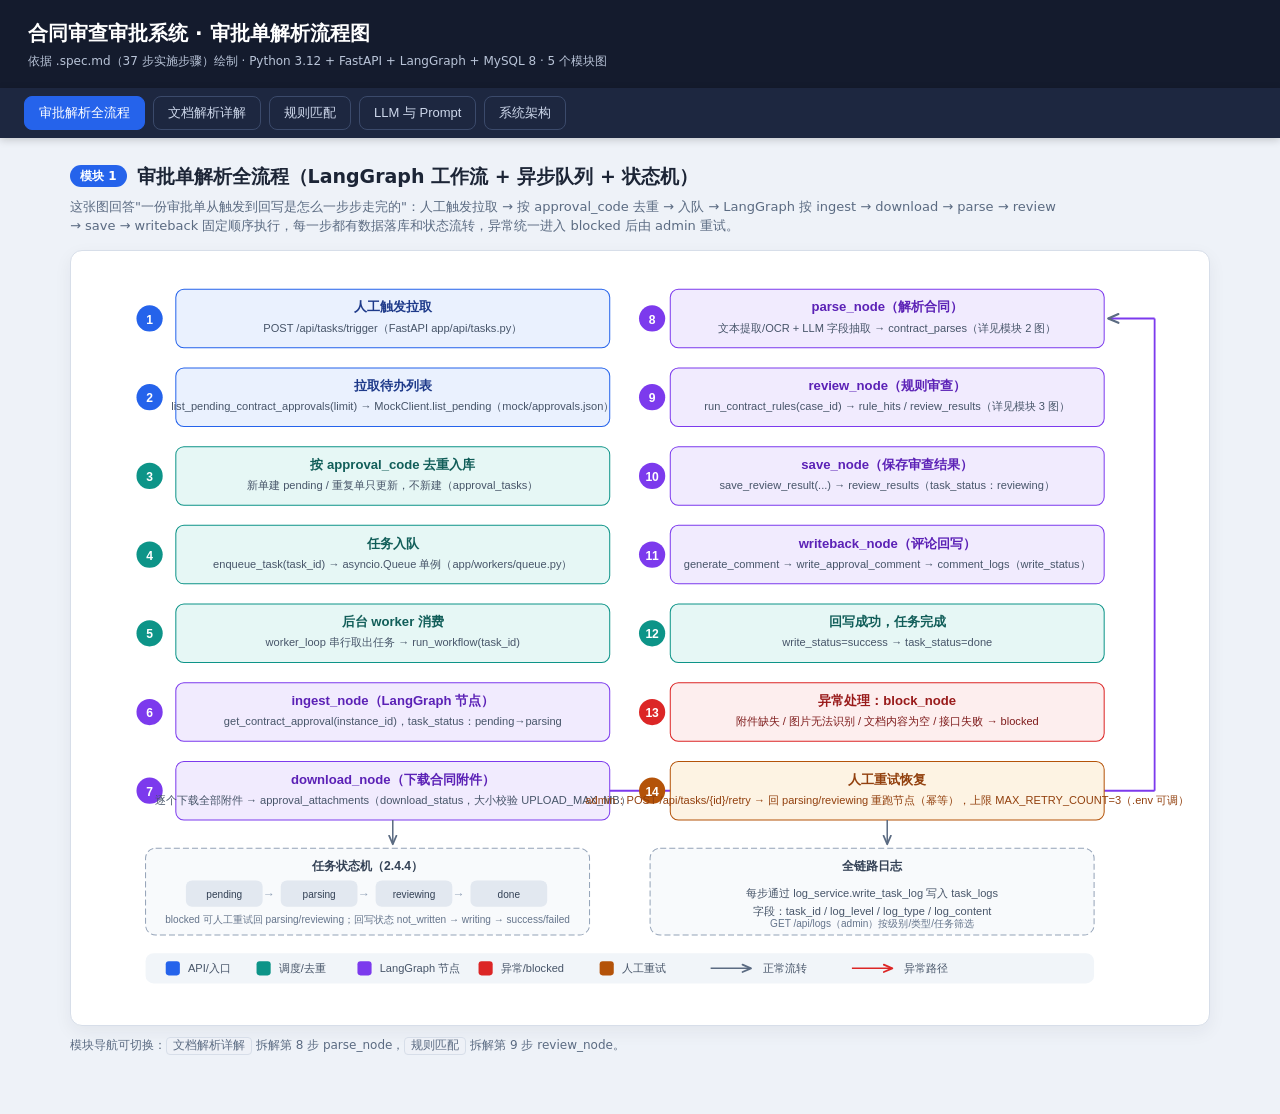
<file: 审批解析流程图.html>
<!DOCTYPE html>
<html lang="zh-CN">
<head>
<meta charset="UTF-8">
<meta name="viewport" content="width=device-width, initial-scale=1.0">
<title>合同审查审批系统 · 解析流程图</title>
<style>
:root{
  --bg:#eef2f8; --ink:#1c2536; --muted:#5b6b82; --line:#d7dee9;
  --blue:#2563eb; --blue-bg:#eaf1fe; --green:#0d9488; --green-bg:#e6f7f5;
  --orange:#ea580c; --orange-bg:#fff1e8; --purple:#7c3aed; --purple-bg:#f1ebfe;
  --red:#dc2626; --red-bg:#fdeeee; --amber:#b45309; --amber-bg:#fdf3e3;
}
*{box-sizing:border-box;margin:0;padding:0}
body{font-family:"Microsoft YaHei","PingFang SC","Noto Sans SC",system-ui,sans-serif;background:var(--bg);color:var(--ink);line-height:1.5}
header{background:#141b2d;color:#fff;padding:18px 28px}
header h1{font-size:20px;font-weight:700}
header p{font-size:12px;color:#b9c4d8;margin-top:4px}
nav{position:sticky;top:0;z-index:10;background:#1d2740;padding:8px 24px;display:flex;gap:8px;flex-wrap:wrap;box-shadow:0 2px 8px rgba(0,0,0,.18)}
nav button{border:1px solid #3b4a6b;background:transparent;color:#cdd7ea;border-radius:8px;padding:7px 14px;font-size:13px;cursor:pointer;transition:.15s}
nav button:hover{border-color:#7b93c4;color:#fff}
nav button.active{background:#2563eb;border-color:#2563eb;color:#fff}
main{max-width:1180px;margin:0 auto;padding:24px 20px 60px}
section.diagram{display:none}
section.diagram.active{display:block;animation:fade .25s ease}
@keyframes fade{from{opacity:0;transform:translateY(6px)}to{opacity:1;transform:none}}
.diagram h2{font-size:19px;margin-bottom:6px;display:flex;align-items:center;gap:10px}
.diagram h2 .badge{background:#2563eb;color:#fff;font-size:12px;padding:2px 10px;border-radius:20px;font-weight:600}
.diagram .intro{color:var(--muted);font-size:13px;margin-bottom:14px;max-width:1000px}
.svg-wrap{background:#fff;border:1px solid var(--line);border-radius:12px;padding:14px;overflow:auto;box-shadow:0 6px 18px rgba(28,37,54,.06)}
svg{width:100%;height:auto;display:block;min-width:900px}
svg text{font-family:"Microsoft YaHei","PingFang SC","Noto Sans SC",sans-serif}
.legend-note{font-size:12px;color:var(--muted);margin-top:10px}
.legend-note code{background:#eef1f7;border:1px solid var(--line);border-radius:4px;padding:1px 6px}
.example-block{background:#fff;border:1px solid var(--line);border-radius:12px;padding:18px;margin-top:14px;box-shadow:0 6px 18px rgba(28,37,54,.06)}
.example-block h3{font-size:15px;margin-bottom:10px}
.example-block p{font-size:12px;color:var(--muted);margin-bottom:10px}
.example-block details{border:1px solid var(--line);border-radius:8px;margin-bottom:8px;background:#f8fafc}
.example-block summary{cursor:pointer;padding:10px 14px;font-weight:600;font-size:13px;user-select:none}
.example-block pre{background:#0f172a;color:#e2e8f0;padding:14px;border-radius:0 0 8px 8px;overflow:auto;font-size:12px;line-height:1.6;margin:0}
.sub-diagram-title{font-size:15px;font-weight:700;margin-bottom:10px;color:#1e3a8a}
</style>
</head>
<body>
<header>
  <h1>合同审查审批系统 · 审批单解析流程图</h1>
  <p>依据 .spec.md（37 步实施步骤）绘制 · Python 3.12 + FastAPI + LangGraph + MySQL 8 · 5 个模块图</p>
</header>
<nav id="tabs">
  <button data-tab="m2" class="active">审批解析全流程</button>
  <button data-tab="m3">文档解析详解</button>
  <button data-tab="m4">规则匹配</button>
  <button data-tab="m5">LLM 与 Prompt</button>
  <button data-tab="m1">系统架构</button>
</nav>
<main>

<section id="m2" class="diagram active">
  <h2><span class="badge">模块 1</span>审批单解析全流程（LangGraph 工作流 + 异步队列 + 状态机）</h2>
  <p class="intro">这张图回答"一份审批单从触发到回写是怎么一步步走完的"：人工触发拉取 → 按 approval_code 去重 → 入队 → LangGraph 按 ingest → download → parse → review → save → writeback 固定顺序执行，每一步都有数据落库和状态流转，异常统一进入 blocked 后由 admin 重试。</p>
  <div class="svg-wrap">
  <svg viewBox="0 0 1100 740" xmlns="http://www.w3.org/2000/svg">
    <defs>
      <marker id="m2a" viewBox="0 0 10 10" refX="8" refY="5" markerWidth="8" markerHeight="8" orient="auto">
        <path d="M1 2L8 5L1 8" fill="none" stroke="#5b6b82" stroke-width="1.5" stroke-linecap="round" stroke-linejoin="round"/>
      </marker>
      <marker id="m2r" viewBox="0 0 10 10" refX="8" refY="5" markerWidth="8" markerHeight="8" orient="auto">
        <path d="M1 2L8 5L1 8" fill="none" stroke="#dc2626" stroke-width="1.5" stroke-linecap="round" stroke-linejoin="round"/>
      </marker>
    </defs>

    <!-- 左列步骤 1-7 -->
    <circle cx="64" cy="53" r="13" fill="#2563eb"/><text x="64" y="58" text-anchor="middle" font-size="12" fill="#fff" font-weight="bold">1</text>
    <rect x="90" y="24" width="430" height="58" rx="8" fill="#eaf1fe" stroke="#2563eb"/>
    <text x="305" y="46" text-anchor="middle" font-size="13" font-weight="bold" fill="#1e3a8a">人工触发拉取</text>
    <text x="305" y="66" text-anchor="middle" font-size="11" fill="#475569">POST /api/tasks/trigger（FastAPI app/api/tasks.py）</text>

    <circle cx="64" cy="131" r="13" fill="#2563eb"/><text x="64" y="136" text-anchor="middle" font-size="12" fill="#fff" font-weight="bold">2</text>
    <rect x="90" y="102" width="430" height="58" rx="8" fill="#eaf1fe" stroke="#2563eb"/>
    <text x="305" y="124" text-anchor="middle" font-size="13" font-weight="bold" fill="#1e3a8a">拉取待办列表</text>
    <text x="305" y="144" text-anchor="middle" font-size="11" fill="#475569">list_pending_contract_approvals(limit) → MockClient.list_pending（mock/approvals.json）</text>

    <circle cx="64" cy="209" r="13" fill="#0d9488"/><text x="64" y="214" text-anchor="middle" font-size="12" fill="#fff" font-weight="bold">3</text>
    <rect x="90" y="180" width="430" height="58" rx="8" fill="#e6f7f5" stroke="#0d9488"/>
    <text x="305" y="202" text-anchor="middle" font-size="13" font-weight="bold" fill="#115e59">按 approval_code 去重入库</text>
    <text x="305" y="222" text-anchor="middle" font-size="11" fill="#475569">新单建 pending / 重复单只更新，不新建（approval_tasks）</text>

    <circle cx="64" cy="287" r="13" fill="#0d9488"/><text x="64" y="292" text-anchor="middle" font-size="12" fill="#fff" font-weight="bold">4</text>
    <rect x="90" y="258" width="430" height="58" rx="8" fill="#e6f7f5" stroke="#0d9488"/>
    <text x="305" y="280" text-anchor="middle" font-size="13" font-weight="bold" fill="#115e59">任务入队</text>
    <text x="305" y="300" text-anchor="middle" font-size="11" fill="#475569">enqueue_task(task_id) → asyncio.Queue 单例（app/workers/queue.py）</text>

    <circle cx="64" cy="365" r="13" fill="#0d9488"/><text x="64" y="370" text-anchor="middle" font-size="12" fill="#fff" font-weight="bold">5</text>
    <rect x="90" y="336" width="430" height="58" rx="8" fill="#e6f7f5" stroke="#0d9488"/>
    <text x="305" y="358" text-anchor="middle" font-size="13" font-weight="bold" fill="#115e59">后台 worker 消费</text>
    <text x="305" y="378" text-anchor="middle" font-size="11" fill="#475569">worker_loop 串行取出任务 → run_workflow(task_id)</text>

    <circle cx="64" cy="443" r="13" fill="#7c3aed"/><text x="64" y="448" text-anchor="middle" font-size="12" fill="#fff" font-weight="bold">6</text>
    <rect x="90" y="414" width="430" height="58" rx="8" fill="#f1ebfe" stroke="#7c3aed"/>
    <text x="305" y="436" text-anchor="middle" font-size="13" font-weight="bold" fill="#5b21b6">ingest_node（LangGraph 节点）</text>
    <text x="305" y="456" text-anchor="middle" font-size="11" fill="#475569">get_contract_approval(instance_id)，task_status：pending→parsing</text>

    <circle cx="64" cy="521" r="13" fill="#7c3aed"/><text x="64" y="526" text-anchor="middle" font-size="12" fill="#fff" font-weight="bold">7</text>
    <rect x="90" y="492" width="430" height="58" rx="8" fill="#f1ebfe" stroke="#7c3aed"/>
    <text x="305" y="514" text-anchor="middle" font-size="13" font-weight="bold" fill="#5b21b6">download_node（下载合同附件）</text>
    <text x="305" y="534" text-anchor="middle" font-size="11" fill="#475569">逐个下载全部附件 → approval_attachments（download_status，大小校验 UPLOAD_MAX_MB）</text>

    <!-- 7 → 8 蛇形连接：沿右侧边缘回到右列顶部 -->
    <line x1="520" y1="521" x2="1060" y2="521" stroke="#7c3aed" stroke-width="1.8"/>
    <line x1="1060" y1="521" x2="1060" y2="53" stroke="#7c3aed" stroke-width="1.8"/>
    <line x1="1060" y1="53" x2="1014" y2="53" stroke="#7c3aed" stroke-width="1.8" marker-end="url(#m2a)"/>
    <text x="700" y="512" text-anchor="middle" font-size="11" fill="#7c3aed">进入解析阶段（run_workflow）</text>

    <!-- 右列步骤 8-14 -->
    <circle cx="562" cy="53" r="13" fill="#7c3aed"/><text x="562" y="58" text-anchor="middle" font-size="12" fill="#fff" font-weight="bold">8</text>
    <rect x="580" y="24" width="430" height="58" rx="8" fill="#f1ebfe" stroke="#7c3aed"/>
    <text x="795" y="46" text-anchor="middle" font-size="13" font-weight="bold" fill="#5b21b6">parse_node（解析合同）</text>
    <text x="795" y="66" text-anchor="middle" font-size="11" fill="#475569">文本提取/OCR + LLM 字段抽取 → contract_parses（详见模块 2 图）</text>

    <circle cx="562" cy="131" r="13" fill="#7c3aed"/><text x="562" y="136" text-anchor="middle" font-size="12" fill="#fff" font-weight="bold">9</text>
    <rect x="580" y="102" width="430" height="58" rx="8" fill="#f1ebfe" stroke="#7c3aed"/>
    <text x="795" y="124" text-anchor="middle" font-size="13" font-weight="bold" fill="#5b21b6">review_node（规则审查）</text>
    <text x="795" y="144" text-anchor="middle" font-size="11" fill="#475569">run_contract_rules(case_id) → rule_hits / review_results（详见模块 3 图）</text>

    <circle cx="562" cy="209" r="13" fill="#7c3aed"/><text x="562" y="214" text-anchor="middle" font-size="12" fill="#fff" font-weight="bold">10</text>
    <rect x="580" y="180" width="430" height="58" rx="8" fill="#f1ebfe" stroke="#7c3aed"/>
    <text x="795" y="202" text-anchor="middle" font-size="13" font-weight="bold" fill="#5b21b6">save_node（保存审查结果）</text>
    <text x="795" y="222" text-anchor="middle" font-size="11" fill="#475569">save_review_result(...) → review_results（task_status：reviewing）</text>

    <circle cx="562" cy="287" r="13" fill="#7c3aed"/><text x="562" y="292" text-anchor="middle" font-size="12" fill="#fff" font-weight="bold">11</text>
    <rect x="580" y="258" width="430" height="58" rx="8" fill="#f1ebfe" stroke="#7c3aed"/>
    <text x="795" y="280" text-anchor="middle" font-size="13" font-weight="bold" fill="#5b21b6">writeback_node（评论回写）</text>
    <text x="795" y="300" text-anchor="middle" font-size="11" fill="#475569">generate_comment → write_approval_comment → comment_logs（write_status）</text>

    <circle cx="562" cy="365" r="13" fill="#0d9488"/><text x="562" y="370" text-anchor="middle" font-size="12" fill="#fff" font-weight="bold">12</text>
    <rect x="580" y="336" width="430" height="58" rx="8" fill="#e6f7f5" stroke="#0d9488"/>
    <text x="795" y="358" text-anchor="middle" font-size="13" font-weight="bold" fill="#115e59">回写成功，任务完成</text>
    <text x="795" y="378" text-anchor="middle" font-size="11" fill="#475569">write_status=success → task_status=done</text>

    <circle cx="562" cy="443" r="13" fill="#dc2626"/><text x="562" y="448" text-anchor="middle" font-size="12" fill="#fff" font-weight="bold">13</text>
    <rect x="580" y="414" width="430" height="58" rx="8" fill="#fdeeee" stroke="#dc2626"/>
    <text x="795" y="436" text-anchor="middle" font-size="13" font-weight="bold" fill="#991b1b">异常处理：block_node</text>
    <text x="795" y="456" text-anchor="middle" font-size="11" fill="#7f1d1d">附件缺失 / 图片无法识别 / 文档内容为空 / 接口失败 → blocked</text>

    <circle cx="562" cy="521" r="13" fill="#b45309"/><text x="562" y="526" text-anchor="middle" font-size="12" fill="#fff" font-weight="bold">14</text>
    <rect x="580" y="492" width="430" height="58" rx="8" fill="#fdf3e3" stroke="#b45309"/>
    <text x="795" y="514" text-anchor="middle" font-size="13" font-weight="bold" fill="#92400e">人工重试恢复</text>
    <text x="795" y="534" text-anchor="middle" font-size="11" fill="#92400e">admin：POST /api/tasks/{id}/retry → 回 parsing/reviewing 重跑节点（幂等），上限 MAX_RETRY_COUNT=3（.env 可调）</text>

    <!-- 状态机汇总 -->
    <line x1="305" y1="550" x2="305" y2="574" stroke="#5b6b82" stroke-width="1.5" marker-end="url(#m2a)"/>
    <line x1="795" y1="550" x2="795" y2="574" stroke="#5b6b82" stroke-width="1.5" marker-end="url(#m2a)"/>
    <rect x="60" y="578" width="440" height="86" rx="10" fill="#f8fafc" stroke="#94a3b8" stroke-dasharray="6 3"/>
    <text x="280" y="600" text-anchor="middle" font-size="12" font-weight="bold" fill="#334155">任务状态机（2.4.4）</text>
    <rect x="100" y="610" width="76" height="26" rx="6" fill="#e2e8f0"/><text x="138" y="627" text-anchor="middle" font-size="10" fill="#334155">pending</text>
    <text x="182" y="627" text-anchor="middle" font-size="12" fill="#94a3b8">→</text>
    <rect x="194" y="610" width="76" height="26" rx="6" fill="#e2e8f0"/><text x="232" y="627" text-anchor="middle" font-size="10" fill="#334155">parsing</text>
    <text x="276" y="627" text-anchor="middle" font-size="12" fill="#94a3b8">→</text>
    <rect x="288" y="610" width="76" height="26" rx="6" fill="#e2e8f0"/><text x="326" y="627" text-anchor="middle" font-size="10" fill="#334155">reviewing</text>
    <text x="370" y="627" text-anchor="middle" font-size="12" fill="#94a3b8">→</text>
    <rect x="382" y="610" width="76" height="26" rx="6" fill="#e2e8f0"/><text x="420" y="627" text-anchor="middle" font-size="10" fill="#334155">done</text>
    <text x="280" y="652" text-anchor="middle" font-size="10" fill="#64748b">blocked 可人工重试回 parsing/reviewing；回写状态 not_written → writing → success/failed</text>

    <rect x="560" y="578" width="440" height="86" rx="10" fill="#f8fafc" stroke="#94a3b8" stroke-dasharray="6 3"/>
    <text x="780" y="600" text-anchor="middle" font-size="12" font-weight="bold" fill="#334155">全链路日志</text>
    <text x="780" y="626" text-anchor="middle" font-size="11" fill="#475569">每步通过 log_service.write_task_log 写入 task_logs</text>
    <text x="780" y="644" text-anchor="middle" font-size="11" fill="#475569">字段：task_id / log_level / log_type / log_content</text>
    <text x="780" y="656" text-anchor="middle" font-size="10" fill="#64748b">GET /api/logs（admin）按级别/类型/任务筛选</text>

    <rect x="60" y="682" width="940" height="30" rx="8" fill="#f1f5f9"/>
    <rect x="80" y="690" width="14" height="14" rx="3" fill="#2563eb"/><text x="102" y="701" font-size="11" fill="#475569">API/入口</text>
    <rect x="170" y="690" width="14" height="14" rx="3" fill="#0d9488"/><text x="192" y="701" font-size="11" fill="#475569">调度/去重</text>
    <rect x="270" y="690" width="14" height="14" rx="3" fill="#7c3aed"/><text x="292" y="701" font-size="11" fill="#475569">LangGraph 节点</text>
    <rect x="390" y="690" width="14" height="14" rx="3" fill="#dc2626"/><text x="412" y="701" font-size="11" fill="#475569">异常/blocked</text>
    <rect x="510" y="690" width="14" height="14" rx="3" fill="#b45309"/><text x="532" y="701" font-size="11" fill="#475569">人工重试</text>
    <line x1="620" y1="697" x2="660" y2="697" stroke="#5b6b82" stroke-width="1.5" marker-end="url(#m2a)"/><text x="672" y="701" font-size="11" fill="#475569">正常流转</text>
    <line x1="760" y1="697" x2="800" y2="697" stroke="#dc2626" stroke-width="1.5" marker-end="url(#m2r)"/><text x="812" y="701" font-size="11" fill="#475569">异常路径</text>
  </svg>
  </div>
  <p class="legend-note">模块导航可切换：<code>文档解析详解</code> 拆解第 8 步 parse_node，<code>规则匹配</code> 拆解第 9 步 review_node。</p>
</section>

<section id="m3" class="diagram">
  <h2><span class="badge">模块 2</span>文档解析详解：从附件到结构化字段，一步一步说清楚</h2>
  <p class="intro">拆解模块 1 的第 8 步 parse_node。核心链路：审批单只提供元数据，附件才是合同正文；按扩展名逐个解析全部附件 → 无文本层 PDF 和图片走 OCR → 全部附件合并为一个 DocumentText → 长文本先经"清洗、条款切分、无用点过滤"（见下方附图）→ LLM 只拿精华文本抽取 8 个基本信息 + 8 个条款字段 → 校验 16 个字段 → 落库 contract_parses。解析失败必须记 parse_error 并进入 blocked。</p>
  <div class="svg-wrap">
  <svg viewBox="0 0 1100 1160" xmlns="http://www.w3.org/2000/svg">
    <defs>
      <marker id="m3a" viewBox="0 0 10 10" refX="8" refY="5" markerWidth="8" markerHeight="8" orient="auto">
        <path d="M1 2L8 5L1 8" fill="none" stroke="#5b6b82" stroke-width="1.5" stroke-linecap="round" stroke-linejoin="round"/>
      </marker>
      <marker id="m3r" viewBox="0 0 10 10" refX="8" refY="5" markerWidth="8" markerHeight="8" orient="auto">
        <path d="M1 2L8 5L1 8" fill="none" stroke="#dc2626" stroke-width="1.5" stroke-linecap="round" stroke-linejoin="round"/>
      </marker>
      <marker id="m3p" viewBox="0 0 10 10" refX="8" refY="5" markerWidth="8" markerHeight="8" orient="auto">
        <path d="M1 2L8 5L1 8" fill="none" stroke="#7c3aed" stroke-width="1.5" stroke-linecap="round" stroke-linejoin="round"/>
      </marker>
    </defs>

    <!-- 左侧字段清单面板 -->
    <rect x="20" y="40" width="230" height="860" rx="10" fill="#f8fafc" stroke="#94a3b8" stroke-dasharray="6 3"/>
    <text x="40" y="66" font-size="13" font-weight="bold" fill="#1e3a8a">合同解析字段清单（2.4.5）</text>
    <text x="40" y="92" font-size="12" font-weight="bold" fill="#0f766e">基本信息 8 项</text>
    <text x="40" y="112" font-size="11" fill="#475569">合同标题</text>
    <text x="40" y="132" font-size="11" fill="#475569">合同编号</text>
    <text x="40" y="152" font-size="11" fill="#475569">签约主体</text>
    <text x="40" y="172" font-size="11" fill="#475569">对方名称</text>
    <text x="40" y="192" font-size="11" fill="#475569">金额</text>
    <text x="40" y="212" font-size="11" fill="#475569">币种</text>
    <text x="40" y="232" font-size="11" fill="#475569">生效时间</text>
    <text x="40" y="252" font-size="11" fill="#475569">到期时间</text>
    <text x="40" y="284" font-size="12" font-weight="bold" fill="#0f766e">条款信息 8 项</text>
    <text x="40" y="304" font-size="11" fill="#475569">付款条款</text>
    <text x="40" y="324" font-size="11" fill="#475569">交付条款</text>
    <text x="40" y="344" font-size="11" fill="#475569">验收条款</text>
    <text x="40" y="364" font-size="11" fill="#475569">违约条款</text>
    <text x="40" y="384" font-size="11" fill="#475569">保密条款</text>
    <text x="40" y="404" font-size="11" fill="#475569">数据条款</text>
    <text x="40" y="424" font-size="11" fill="#475569">知识产权条款</text>
    <text x="40" y="444" font-size="11" fill="#475569">争议解决条款</text>
    <line x1="40" y1="470" x2="230" y2="470" stroke="#e2e8f0"/>
    <text x="40" y="496" font-size="12" font-weight="bold" fill="#334155">每个字段必须保留</text>
    <text x="40" y="518" font-size="11" fill="#475569">raw_text（原文片段）</text>
    <text x="40" y="538" font-size="11" fill="#475569">page_no / 章节名（位置标识）</text>
    <text x="40" y="558" font-size="11" fill="#475569">extract_status（提取状态）</text>
    <text x="40" y="596" font-size="12" font-weight="bold" fill="#991b1b">失败约束</text>
    <text x="40" y="618" font-size="11" fill="#7f1d1d">不允许只返回空结果</text>
    <text x="40" y="638" font-size="11" fill="#7f1d1d">缺失字段标 missing</text>
    <text x="40" y="658" font-size="11" fill="#7f1d1d">必须记录 parse_error</text>

    <!-- 主流程 -->
    <rect x="545" y="40" width="430" height="64" rx="8" fill="#eaf1fe" stroke="#2563eb"/>
    <text x="760" y="62" text-anchor="middle" font-size="13" font-weight="bold" fill="#1e3a8a">输入：审批单 + 全部附件</text>
    <text x="760" y="82" text-anchor="middle" font-size="11" fill="#475569">审批单元数据（approval_tasks）+ 全部已下载附件（approval_attachments）</text>

    <text x="760" y="98" text-anchor="middle" font-size="10" fill="#7f1d1d">前置校验：附件 &gt; UPLOAD_MAX_MB=50 或 PDF 页数 &gt; MAX_PDF_PAGES=200 → blocked</text>
    <polygon points="760,132 846,168 760,204 674,168" fill="#fdf3e3" stroke="#b45309"/>
    <text x="760" y="172" text-anchor="middle" font-size="12" font-weight="bold" fill="#92400e">按扩展名分发</text>
    <line x1="760" y1="104" x2="760" y2="126" stroke="#5b6b82" stroke-width="1.5" marker-end="url(#m3a)"/>

    <line x1="690" y1="180" x2="635" y2="224" stroke="#5b6b82" stroke-width="1.5" marker-end="url(#m3a)"/>
    <text x="648" y="196" font-size="10" fill="#475569">.docx</text>
    <line x1="760" y1="204" x2="835" y2="224" stroke="#5b6b82" stroke-width="1.5" marker-end="url(#m3a)"/>
    <text x="782" y="218" font-size="10" fill="#475569">.pdf</text>
    <line x1="830" y1="180" x2="1020" y2="224" stroke="#5b6b82" stroke-width="1.5" marker-end="url(#m3a)"/>
    <text x="930" y="196" font-size="10" fill="#475569">.png/.jpg</text>

    <rect x="540" y="228" width="180" height="64" rx="8" fill="#e6f7f5" stroke="#0d9488"/>
    <text x="630" y="250" text-anchor="middle" font-size="12" font-weight="bold" fill="#115e59">parse_docx</text>
    <text x="630" y="270" text-anchor="middle" font-size="10" fill="#475569">python-docx</text>
    <text x="630" y="284" text-anchor="middle" font-size="10" fill="#475569">段落+表格，内嵌图片二期</text>

    <rect x="745" y="228" width="180" height="64" rx="8" fill="#fff1e8" stroke="#ea580c"/>
    <text x="835" y="250" text-anchor="middle" font-size="12" font-weight="bold" fill="#9a3412">parse_pdf</text>
    <text x="835" y="270" text-anchor="middle" font-size="10" fill="#475569">逐页判断</text>
    <text x="835" y="284" text-anchor="middle" font-size="10" fill="#475569">文本层</text>

    <rect x="950" y="228" width="140" height="64" rx="8" fill="#e6f7f5" stroke="#0d9488"/>
    <text x="1020" y="250" text-anchor="middle" font-size="12" font-weight="bold" fill="#115e59">ocr_image</text>
    <text x="1020" y="270" text-anchor="middle" font-size="10" fill="#475569">rapidocr</text>
    <text x="1020" y="284" text-anchor="middle" font-size="10" fill="#475569">识别图片</text>

    <line x1="835" y1="292" x2="665" y2="348" stroke="#5b6b82" stroke-width="1.5" marker-end="url(#m3a)"/>
    <text x="700" y="320" font-size="10" fill="#475569">有文本层页</text>
    <line x1="835" y1="292" x2="925" y2="348" stroke="#5b6b82" stroke-width="1.5" marker-end="url(#m3a)"/>
    <text x="862" y="320" font-size="10" fill="#475569">无文本层页</text>

    <rect x="540" y="352" width="240" height="54" rx="8" fill="#e6f7f5" stroke="#0d9488"/>
    <text x="660" y="374" text-anchor="middle" font-size="12" font-weight="bold" fill="#115e59">pdfplumber 按页提取</text>
    <text x="660" y="394" text-anchor="middle" font-size="10" fill="#475569">有文本层页 · 保留 page_no</text>

    <rect x="805" y="352" width="240" height="54" rx="8" fill="#f1ebfe" stroke="#7c3aed"/>
    <text x="925" y="374" text-anchor="middle" font-size="12" font-weight="bold" fill="#5b21b6">PyMuPDF 渲染 + ocr_pdf_page</text>
    <text x="925" y="394" text-anchor="middle" font-size="10" fill="#475569">无文本层页：OCR 补全文本层</text>

    <line x1="1020" y1="292" x2="1072" y2="292" stroke="#7c3aed" stroke-width="1.5"/>
    <line x1="1072" y1="292" x2="1072" y2="455" stroke="#7c3aed" stroke-width="1.5"/>
    <line x1="1072" y1="455" x2="1049" y2="455" stroke="#7c3aed" stroke-width="1.5" marker-end="url(#m3p)"/>
    <line x1="925" y1="406" x2="925" y2="426" stroke="#7c3aed" stroke-width="1.5" marker-end="url(#m3p)"/>

    <rect x="805" y="430" width="240" height="50" rx="8" fill="#fdeeee" stroke="#dc2626"/>
    <text x="925" y="450" text-anchor="middle" font-size="12" font-weight="bold" fill="#991b1b">OCR 质量判定</text>
    <text x="925" y="468" text-anchor="middle" font-size="10" fill="#7f1d1d">OCR_CONFIDENCE_THRESHOLD：过滤 score&lt;0.6 行；无有效行/平均分&lt;0.6 → 图片无法识别</text>
    <line x1="805" y1="455" x2="789" y2="455" stroke="#dc2626" stroke-width="1.5" marker-end="url(#m3r)"/>

    <rect x="540" y="430" width="240" height="50" rx="8" fill="#fdeeee" stroke="#dc2626"/>
    <text x="660" y="450" text-anchor="middle" font-size="12" font-weight="bold" fill="#991b1b">图片无法识别</text>
    <text x="660" y="468" text-anchor="middle" font-size="10" fill="#7f1d1d">parse_error → failed → blocked</text>

    <line x1="540" y1="292" x2="520" y2="292" stroke="#5b6b82" stroke-width="1.5"/>
    <line x1="520" y1="292" x2="520" y2="496" stroke="#5b6b82" stroke-width="1.5"/>
    <line x1="520" y1="496" x2="544" y2="496" stroke="#5b6b82" stroke-width="1.5" marker-end="url(#m3a)"/>
    <line x1="660" y1="406" x2="660" y2="496" stroke="#5b6b82" stroke-width="1.5" marker-end="url(#m3a)"/>
    <line x1="925" y1="480" x2="925" y2="496" stroke="#5b6b82" stroke-width="1.5" marker-end="url(#m3a)"/>

    <rect x="540" y="500" width="505" height="56" rx="8" fill="#f8fafc" stroke="#334155"/>
    <text x="792" y="522" text-anchor="middle" font-size="13" font-weight="bold" fill="#1e293b">合并全部附件为完整文本 DocumentText</text>
    <text x="792" y="542" text-anchor="middle" font-size="11" fill="#475569">附件就是合同正文：按附件顺序连续编页；docx 无真实分页，以章节名定位（见附图）</text>

    <polygon points="760,584 846,620 760,656 674,620" fill="#fdf3e3" stroke="#b45309"/>
    <text x="760" y="624" text-anchor="middle" font-size="12" font-weight="bold" fill="#92400e">文本是否为空？</text>
    <line x1="760" y1="556" x2="760" y2="580" stroke="#5b6b82" stroke-width="1.5" marker-end="url(#m3a)"/>

    <line x1="690" y1="644" x2="560" y2="694" stroke="#7c3aed" stroke-width="1.5" marker-end="url(#m3p)"/>
    <text x="598" y="666" font-size="10" fill="#7c3aed">否（有内容）</text>
    <line x1="830" y1="644" x2="960" y2="694" stroke="#dc2626" stroke-width="1.5" marker-end="url(#m3r)"/>
    <text x="876" y="666" font-size="10" fill="#dc2626">是（空文档）</text>

    <rect x="500" y="706" width="420" height="104" rx="8" fill="#f1ebfe" stroke="#7c3aed"/>
    <text x="710" y="728" text-anchor="middle" font-size="13" font-weight="bold" fill="#5b21b6">LLM 字段抽取（接入大模型）</text>
    <text x="710" y="750" text-anchor="middle" font-size="11" fill="#475569">extract_contract_fields(...) → parse_agent（失败自动重试 1 次）</text>
    <text x="710" y="770" text-anchor="middle" font-size="11" fill="#475569">对清洗筛选后的精华文本抽取 16 字段（8 基本 + 8 条款）</text>
    <text x="710" y="790" text-anchor="middle" font-size="11" fill="#475569">输出 JSON：field_name / field_value / raw_text / page_no / extract_status</text>

    <rect x="940" y="706" width="150" height="104" rx="8" fill="#fdeeee" stroke="#dc2626"/>
    <text x="1015" y="728" text-anchor="middle" font-size="12" font-weight="bold" fill="#991b1b">mark_parse_failed</text>
    <text x="1015" y="750" text-anchor="middle" font-size="10" fill="#7f1d1d">parse_error=文档内容为空</text>
    <text x="1015" y="770" text-anchor="middle" font-size="10" fill="#7f1d1d">parse_status=failed</text>
    <text x="1015" y="790" text-anchor="middle" font-size="10" font-weight="bold" fill="#991b1b">→ blocked</text>

    <line x1="710" y1="810" x2="710" y2="852" stroke="#5b6b82" stroke-width="1.5" marker-end="url(#m3a)"/>
    <rect x="500" y="856" width="460" height="70" rx="8" fill="#eaf1fe" stroke="#2563eb"/>
    <text x="730" y="878" text-anchor="middle" font-size="13" font-weight="bold" fill="#1e3a8a">validate_parse_result：三层判定</text>
    <text x="730" y="898" text-anchor="middle" font-size="10" fill="#475569">① 空白/零页 → failed(文档内容为空) → blocked</text>
    <text x="730" y="914" text-anchor="middle" font-size="10" fill="#475569">② 16 字段全 missing 或 LLM 重试后仍空 → failed → blocked；③ 部分缺失 → success + extract_status=missing</text>

    <line x1="730" y1="926" x2="730" y2="962" stroke="#5b6b82" stroke-width="1.5" marker-end="url(#m3a)"/>
    <rect x="520" y="966" width="420" height="64" rx="8" fill="#e6f7f5" stroke="#0d9488"/>
    <text x="730" y="988" text-anchor="middle" font-size="13" font-weight="bold" fill="#115e59">save_parse_result → contract_parses</text>
    <text x="730" y="1008" text-anchor="middle" font-size="11" fill="#475569">basic_info_json / clause_info_json / parse_status / parse_error</text>

    <line x1="730" y1="1030" x2="730" y2="1062" stroke="#5b6b82" stroke-width="1.5" marker-end="url(#m3a)"/>
    <rect x="560" y="1066" width="340" height="44" rx="22" fill="#0d9488"/>
    <text x="730" y="1093" text-anchor="middle" font-size="12" font-weight="bold" fill="#fff">输出 ContractParseResult → review_node</text>
    <text x="760" y="1132" text-anchor="middle" font-size="11" fill="#475569">重试语义：LLM 失败自动重试 1 次（指数退避）；blocked 重试上限 MAX_RETRY_COUNT=3（.env 可调，按 task_logs 统计）；重跑整个 parse_node，幂等覆盖旧记录</text>
  </svg>
  </div>
  <div class="svg-wrap" style="margin-top:14px">
    <div class="sub-diagram-title">模块 2 附 · 长文本清洗筛选全流程（LLM 前置处理）</div>
    <svg viewBox="0 0 1100 980" xmlns="http://www.w3.org/2000/svg">
      <defs>
        <marker id="m3ca" viewBox="0 0 10 10" refX="8" refY="5" markerWidth="8" markerHeight="8" orient="auto">
          <path d="M1 2L8 5L1 8" fill="none" stroke="#5b6b82" stroke-width="1.5" stroke-linecap="round" stroke-linejoin="round"/>
        </marker>
        <marker id="m3cp" viewBox="0 0 10 10" refX="8" refY="5" markerWidth="8" markerHeight="8" orient="auto">
          <path d="M1 2L8 5L1 8" fill="none" stroke="#7c3aed" stroke-width="1.5" stroke-linecap="round" stroke-linejoin="round"/>
        </marker>
      </defs>

      <!-- 左侧筛选原则面板 -->
      <rect x="20" y="20" width="250" height="760" rx="10" fill="#f8fafc" stroke="#94a3b8" stroke-dasharray="6 3"/>
      <text x="40" y="46" font-size="13" font-weight="bold" fill="#1e3a8a">筛选原则</text>
      <text x="40" y="64" font-size="11" fill="#475569">交给 LLM 的必须是精华</text>
      <text x="40" y="94" font-size="12" font-weight="bold" fill="#0d9488">保留（候选文本）</text>
      <text x="40" y="116" font-size="11" fill="#475569">基本信息候选区</text>
      <text x="40" y="136" font-size="11" fill="#475569">（首部/编号/主体/金额/时间）</text>
      <text x="40" y="160" font-size="11" fill="#475569">8 个条款命中块</text>
      <text x="40" y="180" font-size="11" fill="#475569">每块原文片段 + 位置标识</text>
      <line x1="40" y1="200" x2="250" y2="200" stroke="#e2e8f0"/>
      <text x="40" y="228" font-size="12" font-weight="bold" fill="#dc2626">丢弃（无用点）</text>
      <text x="40" y="250" font-size="11" fill="#475569">页眉页脚 / 水印 / 页码</text>
      <text x="40" y="272" font-size="11" fill="#475569">签署页 / 通知送达条款</text>
      <text x="40" y="294" font-size="11" fill="#475569">附件清单 / 发票 / 开户行</text>
      <text x="40" y="316" font-size="11" fill="#475569">空行与重复抬头</text>
      <line x1="40" y1="336" x2="250" y2="336" stroke="#e2e8f0"/>
      <text x="40" y="364" font-size="12" font-weight="bold" fill="#334155">可配置项</text>
      <text x="40" y="386" font-size="11" fill="#475569">MAX_LLM_CHARS：超长阈值（仅计候选文本）</text>
      <text x="40" y="406" font-size="11" fill="#475569">OCR_CONFIDENCE_THRESHOLD：OCR 置信度</text>
      <text x="40" y="426" font-size="11" fill="#475569">HEADING_SCORE_THRESHOLD / HEADING_MAX_LENGTH：标题判定</text>
      <text x="40" y="446" font-size="11" fill="#475569">CLAUSE_KEYWORDS：条款关键词（逗号分隔）</text>

      <!-- 主流程 -->
      <rect x="460" y="20" width="480" height="50" rx="8" fill="#eaf1fe" stroke="#2563eb"/>
      <text x="700" y="42" text-anchor="middle" font-size="13" font-weight="bold" fill="#1e3a8a">输入：合并后的完整 DocumentText</text>
      <text x="700" y="60" text-anchor="middle" font-size="10" fill="#475569">全部附件连续编页（merge_documents）→ 文本块带 page_no / paragraph_index / style</text>

      <line x1="700" y1="70" x2="700" y2="92" stroke="#5b6b82" stroke-width="1.5" marker-end="url(#m3ca)"/>
      <rect x="460" y="96" width="480" height="64" rx="8" fill="#eaf1fe" stroke="#2563eb"/>
      <text x="700" y="118" text-anchor="middle" font-size="13" font-weight="bold" fill="#1e3a8a">① 文本清洗 clean_document_text</text>
      <text x="700" y="140" text-anchor="middle" font-size="11" fill="#475569">去页眉页脚 / 水印 / 页码 / 重复抬头，压缩空行 → 干净文本块</text>

      <line x1="700" y1="160" x2="700" y2="182" stroke="#5b6b82" stroke-width="1.5" marker-end="url(#m3ca)"/>
      <rect x="460" y="186" width="480" height="76" rx="8" fill="#fdf3e3" stroke="#b45309"/>
      <text x="700" y="208" text-anchor="middle" font-size="13" font-weight="bold" fill="#92400e">② 标题识别 + 转 Markdown（detect_headings → to_markdown）</text>
      <text x="700" y="230" text-anchor="middle" font-size="10" fill="#475569">三级信号：DOCX Heading 样式 / PDF 书签与字号 / 文本模式（第 X 章、一、二、8 条款关键词）</text>
      <text x="700" y="248" text-anchor="middle" font-size="10" fill="#475569">标题行加 #/##，表格转 | 列 | 列 |；仅内存中间格式，不落盘</text>

      <line x1="700" y1="262" x2="700" y2="284" stroke="#5b6b82" stroke-width="1.5" marker-end="url(#m3ca)"/>
      <rect x="460" y="288" width="480" height="72" rx="8" fill="#e0f2fe" stroke="#0891b2"/>
      <text x="700" y="310" text-anchor="middle" font-size="13" font-weight="bold" fill="#155e75">③ 章节提取 split_markdown_sections</text>
      <text x="700" y="332" text-anchor="middle" font-size="10" fill="#475569">按 #/## 标题切块：标题到下一个同级/更高级标题之间为一块</text>
      <text x="700" y="350" text-anchor="middle" font-size="10" fill="#475569">每块 {clause_name, raw_text, page_no, paragraph_index, extract_status}；无标题退化为按页分块</text>

      <line x1="700" y1="360" x2="700" y2="382" stroke="#5b6b82" stroke-width="1.5" marker-end="url(#m3ca)"/>
      <rect x="460" y="386" width="480" height="84" rx="8" fill="#e6f7f5" stroke="#0d9488"/>
      <text x="700" y="408" text-anchor="middle" font-size="13" font-weight="bold" fill="#115e59">④ 无用点过滤 filter_relevant_text</text>
      <text x="700" y="430" text-anchor="middle" font-size="10" fill="#475569">保留：基本信息候选区（首部优先，金额/时间条款补充）+ 8 个条款命中块</text>
      <text x="700" y="448" text-anchor="middle" font-size="10" fill="#475569">丢弃：签署页 / 通知条款 / 附件清单 / 发票 / 开户行</text>
      <text x="700" y="464" text-anchor="middle" font-size="10" fill="#64748b">关键词清单 clause_keywords 可配置，规则引擎可复用</text>

      <line x1="700" y1="470" x2="700" y2="502" stroke="#5b6b82" stroke-width="1.5" marker-end="url(#m3ca)"/>
      <polygon points="700,512 796,550 700,588 604,550" fill="#fdf3e3" stroke="#b45309"/>
      <text x="700" y="554" text-anchor="middle" font-size="12" font-weight="bold" fill="#92400e">候选文本是否超过</text>
      <text x="700" y="570" text-anchor="middle" font-size="12" font-weight="bold" fill="#92400e">MAX_LLM_CHARS？</text>

      <line x1="604" y1="550" x2="615" y2="550" stroke="#5b6b82" stroke-width="1.5"/>
      <line x1="615" y1="550" x2="615" y2="642" stroke="#5b6b82" stroke-width="1.5" marker-end="url(#m3ca)"/>
      <text x="626" y="576" font-size="10" fill="#475569">未超</text>
      <line x1="796" y1="550" x2="940" y2="550" stroke="#7c3aed" stroke-width="1.5"/>
      <line x1="940" y1="550" x2="940" y2="642" stroke="#7c3aed" stroke-width="1.5" marker-end="url(#m3cp)"/>
      <text x="806" y="576" font-size="10" fill="#7c3aed">超长</text>

      <rect x="450" y="646" width="330" height="70" rx="8" fill="#f1ebfe" stroke="#7c3aed"/>
      <text x="615" y="668" text-anchor="middle" font-size="13" font-weight="bold" fill="#5b21b6">单次抽取（正常）</text>
      <text x="615" y="690" text-anchor="middle" font-size="10" fill="#475569">LLM 一次抽 16 字段</text>
      <text x="615" y="706" text-anchor="middle" font-size="10" fill="#64748b">parse_agent</text>

      <rect x="800" y="646" width="280" height="70" rx="8" fill="#f1ebfe" stroke="#7c3aed"/>
      <text x="940" y="668" text-anchor="middle" font-size="13" font-weight="bold" fill="#5b21b6">分块抽取（超长）</text>
      <text x="940" y="690" text-anchor="middle" font-size="10" fill="#475569">基本信息一次 + 条款每 2-3 块一轮</text>
      <text x="940" y="706" text-anchor="middle" font-size="10" fill="#64748b">多轮结果合并</text>

      <line x1="615" y1="716" x2="660" y2="752" stroke="#5b6b82" stroke-width="1.5" marker-end="url(#m3ca)"/>
      <line x1="940" y1="716" x2="760" y2="752" stroke="#5b6b82" stroke-width="1.5" marker-end="url(#m3ca)"/>
      <rect x="460" y="756" width="480" height="64" rx="8" fill="#eaf1fe" stroke="#2563eb"/>
      <text x="700" y="778" text-anchor="middle" font-size="13" font-weight="bold" fill="#1e3a8a">⑤ 校验与合并 validate_parse_result（三层判定）</text>
      <text x="700" y="800" text-anchor="middle" font-size="10" fill="#475569">全 missing / LLM 空结果 → failed → blocked；部分缺失 → success + missing；多轮合并：金额取最大、唯一字段留一条、候选留档</text>

      <line x1="700" y1="820" x2="700" y2="846" stroke="#5b6b82" stroke-width="1.5" marker-end="url(#m3ca)"/>
      <rect x="470" y="850" width="460" height="50" rx="22" fill="#0d9488"/>
      <text x="700" y="880" text-anchor="middle" font-size="12" font-weight="bold" fill="#fff">输出：精华候选文本 + ContractParseResult → contract_parses</text>

      <rect x="320" y="922" width="760" height="30" rx="8" fill="#f1f5f9"/>
      <rect x="340" y="930" width="14" height="14" rx="3" fill="#2563eb"/><text x="362" y="941" font-size="11" fill="#475569">清洗</text>
      <rect x="420" y="930" width="14" height="14" rx="3" fill="#b45309"/><text x="442" y="941" font-size="11" fill="#475569">标题识别+转MD</text>
      <rect x="540" y="930" width="14" height="14" rx="3" fill="#0891b2"/><text x="562" y="941" font-size="11" fill="#475569">章节提取</text>
      <rect x="650" y="930" width="14" height="14" rx="3" fill="#0d9488"/><text x="672" y="941" font-size="11" fill="#475569">过滤</text>
      <rect x="730" y="930" width="14" height="14" rx="3" fill="#7c3aed"/><text x="752" y="941" font-size="11" fill="#475569">LLM 抽取</text>
      <rect x="830" y="930" width="14" height="14" rx="3" fill="#2563eb"/><text x="852" y="941" font-size="11" fill="#475569">校验落库</text>
      <line x1="940" y1="937" x2="976" y2="937" stroke="#5b6b82" stroke-width="1.5" marker-end="url(#m3ca)"/><text x="986" y="941" font-size="11" fill="#475569">正常流转</text>
    </svg>
  </div>
  <div class="example-block">
    <h3>解析样例（demo 演示用）</h3>
    <p>关键前提：16 个字段来自<strong>合同附件正文</strong>，不是审批单表单。审批单只提供元数据（谁申请、审什么、挂了哪些附件）；附件本身就是合同，解析全部附件合并为一个文本后，LLM 一次抽取 16 个字段。</p>
    <details open>
      <summary>1. 审批单样例：内容很少，只有元数据</summary>
<pre>{
  "instance_id": "APP-2026-0088",
  "approval_code": "HT-2026-0088",
  "approval_title": "供应商采购合同审批",
  "applicant_name": "张伟",
  "application_time": "2026-08-17 09:30:00",
  "attachments": [
    {"attachment_id": "ATT-001", "file_name": "采购合同2026.docx", "file_type": "docx"},
    {"attachment_id": "ATT-002", "file_name": "采购合同2026-扫描件.png", "file_type": "png"}
  ]
}</pre>
    </details>
    <details>
      <summary>2. 合同附件正文节选：16 个字段的提取来源</summary>
<pre>合同编号：HT-2026-0088
甲方（签约主体）：北京星辰科技有限公司
乙方（对方名称）：深圳启明电子有限公司

第二条 合同金额：合同总金额为人民币 1,200,000 元（壹佰贰拾万元整），币种为人民币。
第三条 付款条款：合同签订后 10 个工作日内支付预付款 60%；验收合格后 30 日内支付剩余 40%。
第四条 交付条款：乙方应于 2026-12-31 前完成全部货物交付。
第五条 验收条款：甲方应在乙方交付后 15 个工作日内组织验收。
第六条 违约条款：任何一方违约，应按合同金额的 10% 支付违约金。
第七条 争议解决条款：双方争议由合同签订地人民法院管辖。
第九条 知识产权条款：软件相关知识产权归甲方所有。
第十条 数据条款：乙方处理甲方数据应遵守数据安全法及相关规定。

（正文中未出现保密条款 → extract_status=missing）</pre>
    </details>
    <details>
      <summary>3. LLM 抽取出的 16 个字段（parse_agent 输出样例）</summary>
<pre>[
  {"field_name": "合同标题", "field_value": "供应商采购合同", "raw_text": "供应商采购合同", "page_no": 1, "extract_status": "extracted"},
  {"field_name": "合同编号", "field_value": "HT-2026-0088", "raw_text": "合同编号：HT-2026-0088", "page_no": 1, "extract_status": "extracted"},
  {"field_name": "签约主体", "field_value": "北京星辰科技有限公司", "raw_text": "甲方（签约主体）：北京星辰科技有限公司", "page_no": 1, "extract_status": "extracted"},
  {"field_name": "对方名称", "field_value": "深圳启明电子有限公司", "raw_text": "乙方（对方名称）：深圳启明电子有限公司", "page_no": 1, "extract_status": "extracted"},
  {"field_name": "金额", "field_value": "1200000", "raw_text": "合同总金额为人民币 1,200,000 元", "page_no": 2, "extract_status": "extracted"},
  {"field_name": "币种", "field_value": "人民币", "raw_text": "币种为人民币", "page_no": 2, "extract_status": "extracted"},
  {"field_name": "生效时间", "field_value": "2026-08-20", "raw_text": "本合同自 2026-08-20 起生效", "page_no": 2, "extract_status": "extracted"},
  {"field_name": "到期时间", "field_value": "2027-08-19", "raw_text": "有效期至 2027-08-19", "page_no": 2, "extract_status": "extracted"},
  {"field_name": "付款条款", "field_value": "预付款 60%，验收后 30 日付尾款 40%", "raw_text": "第三条 付款条款：...支付预付款 60%...支付剩余 40%", "page_no": 2, "extract_status": "extracted"},
  {"field_name": "交付条款", "field_value": "2026-12-31 前完成交付", "raw_text": "第四条 交付条款：乙方应于 2026-12-31 前完成全部货物交付", "page_no": 2, "extract_status": "extracted"},
  {"field_name": "验收条款", "field_value": "交付后 15 个工作日内组织验收", "raw_text": "第五条 验收条款：甲方应在乙方交付后 15 个工作日内组织验收", "page_no": 3, "extract_status": "extracted"},
  {"field_name": "违约条款", "field_value": "违约金为合同金额 10%", "raw_text": "第六条 违约条款：任何一方违约，应按合同金额的 10% 支付违约金", "page_no": 3, "extract_status": "extracted"},
  {"field_name": "争议解决条款", "field_value": "合同签订地人民法院管辖", "raw_text": "第七条 争议解决条款：双方争议由合同签订地人民法院管辖", "page_no": 3, "extract_status": "extracted"},
  {"field_name": "知识产权条款", "field_value": "知识产权归甲方所有", "raw_text": "第九条 知识产权条款：软件相关知识产权归甲方所有", "page_no": 4, "extract_status": "extracted"},
  {"field_name": "数据条款", "field_value": "遵守数据安全法", "raw_text": "第十条 数据条款：乙方处理甲方数据应遵守数据安全法", "page_no": 4, "extract_status": "extracted"},
  {"field_name": "保密条款", "field_value": "", "raw_text": "", "page_no": 0, "extract_status": "missing"}
]</pre>
    </details>
    <details>
      <summary>4. clause_info_json 结构化样例（与项目字段完全对齐）</summary>
<pre>{
  "clauses": [
    {
      "clause_name": "付款条款",
      "raw_text": "第三条 付款条款：合同签订后 10 个工作日内支付预付款 60%；验收合格后 30 日内支付剩余 40%。",
      "page_no": 2,
      "extract_status": "extracted",
      "structured": {"预付款比例": "60%", "付款周期": "验收合格后 30 日内付尾款"}
    },
    {
      "clause_name": "交付条款",
      "raw_text": "第四条 交付条款：乙方应于 2026-12-31 前完成全部货物交付。",
      "page_no": 2,
      "extract_status": "extracted",
      "structured": {"交付期限": "2026-12-31", "交付物": "全部货物"}
    },
    {
      "clause_name": "验收条款",
      "raw_text": "第五条 验收条款：甲方应在乙方交付后 15 个工作日内组织验收。",
      "page_no": 3,
      "extract_status": "extracted",
      "structured": {"验收时限": "交付后 15 个工作日", "验收标准": null}
    },
    {
      "clause_name": "违约条款",
      "raw_text": "第六条 违约条款：任何一方违约，应按合同金额的 10% 支付违约金。",
      "page_no": 3,
      "extract_status": "extracted",
      "structured": {"违约金比例": "10%", "违约情形": "任何一方违约"}
    },
    {
      "clause_name": "争议解决条款",
      "raw_text": "第七条 争议解决条款：双方争议由合同签订地人民法院管辖。",
      "page_no": 3,
      "extract_status": "extracted",
      "structured": {"管辖地": "合同签订地人民法院", "解决方式": "诉讼"}
    },
    {
      "clause_name": "知识产权条款",
      "raw_text": "第九条 知识产权条款：软件相关知识产权归甲方所有。",
      "page_no": 4,
      "extract_status": "extracted",
      "structured": {"知识产权归属": "甲方", "范围": "软件相关知识产权"}
    },
    {
      "clause_name": "数据条款",
      "raw_text": "第十条 数据条款：乙方处理甲方数据应遵守数据安全法及相关规定。",
      "page_no": 4,
      "extract_status": "extracted",
      "structured": {"合规要求": "数据安全法及相关规定", "数据处理方": "乙方"}
    },
    {
      "clause_name": "保密条款",
      "raw_text": "",
      "page_no": 0,
      "extract_status": "missing",
      "structured": {}
    }
  ]
}</pre>
    </details>
  </div>
  <p class="legend-note">绿色为文本提取，橙色为分发判断，紫色为 LLM 接入点，红色为失败路径；失败一律进入 blocked 由 admin 重试。</p>
</section>

<section id="m4" class="diagram">
  <h2><span class="badge">模块 3</span>规则匹配：条款信息是怎么被命中、怎么汇总成风险的</h2>
  <p class="intro">拆解模块 1 的第 9 步 review_node。规则引擎把解析结果（basic_info / clauses / 原文 pages）按 match_mode 分发：regex/numeric/缺失检查用代码确定性匹配，llm 交给大模型语义判断；代码命中还要做 LLM 复核过滤误报，最后生成 rule_hits、总风险、关注点和中文摘要。</p>
  <div class="svg-wrap">
  <svg viewBox="0 0 1100 1020" xmlns="http://www.w3.org/2000/svg">
    <defs>
      <marker id="m4a" viewBox="0 0 10 10" refX="8" refY="5" markerWidth="8" markerHeight="8" orient="auto">
        <path d="M1 2L8 5L1 8" fill="none" stroke="#5b6b82" stroke-width="1.5" stroke-linecap="round" stroke-linejoin="round"/>
      </marker>
      <marker id="m4p" viewBox="0 0 10 10" refX="8" refY="5" markerWidth="8" markerHeight="8" orient="auto">
        <path d="M1 2L8 5L1 8" fill="none" stroke="#7c3aed" stroke-width="1.5" stroke-linecap="round" stroke-linejoin="round"/>
      </marker>
    </defs>

    <!-- 左侧 11 条规则清单 -->
    <rect x="20" y="40" width="270" height="900" rx="10" fill="#f8fafc" stroke="#94a3b8" stroke-dasharray="6 3"/>
    <text x="40" y="66" font-size="13" font-weight="bold" fill="#1e3a8a">11 条审查规则（2.4.6）</text>
    <text x="40" y="88" font-size="10" fill="#64748b">rule_code / match_mode</text>
    <line x1="40" y1="98" x2="270" y2="98" stroke="#e2e8f0"/>
    <g font-size="11" fill="#475569">
      <text x="40" y="120">RULE_PREPAY_RATIO  预付款比例</text><text x="40" y="136" font-size="10" fill="#0d9488">numeric 阈值</text>
      <text x="40" y="166">RULE_PAYMENT_CYCLE  付款周期</text><text x="40" y="182" font-size="10" fill="#0d9488">numeric 阈值</text>
      <text x="40" y="212">RULE_AUTO_RENEW  自动续约</text><text x="40" y="228" font-size="10" fill="#2563eb">regex</text>
      <text x="40" y="258">RULE_BREACH_LIABILITY  违约责任</text><text x="40" y="274" font-size="10" fill="#7c3aed">regex + llm</text>
      <text x="40" y="304">RULE_JURISDICTION  管辖地</text><text x="40" y="320" font-size="10" fill="#2563eb">regex</text>
      <text x="40" y="350">RULE_PARTY_MISSING  主体信息缺失</text><text x="40" y="366" font-size="10" fill="#b45309">缺失检查</text>
      <text x="40" y="396">RULE_AMOUNT_MISSING  金额缺失</text><text x="40" y="412" font-size="10" fill="#b45309">缺失检查</text>
      <text x="40" y="442">RULE_CONFIDENTIAL_MISSING  保密缺失</text><text x="40" y="458" font-size="10" fill="#2563eb">regex</text>
      <text x="40" y="488">RULE_DATA_PROCESSING  数据处理</text><text x="40" y="504" font-size="10" fill="#7c3aed">regex + llm</text>
      <text x="40" y="534">RULE_IP_RIGHTS  知识产权</text><text x="40" y="550" font-size="10" fill="#7c3aed">regex + llm</text>
      <text x="40" y="580">RULE_ACCEPTANCE_MISSING  验收标准缺失</text><text x="40" y="596" font-size="10" fill="#2563eb">regex</text>
    </g>
    <line x1="40" y1="620" x2="270" y2="620" stroke="#e2e8f0"/>
    <text x="40" y="646" font-size="12" font-weight="bold" fill="#334155">命中输出字段</text>
    <text x="40" y="668" font-size="11" fill="#475569">rule_name / risk_level</text>
    <text x="40" y="688" font-size="11" fill="#475569">evidence_text（命中证据）</text>
    <text x="40" y="708" font-size="11" fill="#475569">evidence_position（位置）</text>
    <text x="40" y="728" font-size="11" fill="#475569">suggestion_text（建议）</text>

    <!-- 主流程 -->
    <rect x="500" y="40" width="460" height="54" rx="8" fill="#eaf1fe" stroke="#2563eb"/>
    <text x="730" y="62" text-anchor="middle" font-size="13" font-weight="bold" fill="#1e3a8a">输入：ContractParseResult</text>
    <text x="730" y="82" text-anchor="middle" font-size="11" fill="#475569">basic_info + clauses + 原文 pages（来自模块 2）</text>

    <rect x="500" y="120" width="460" height="54" rx="8" fill="#e6f7f5" stroke="#0d9488"/>
    <text x="730" y="142" text-anchor="middle" font-size="13" font-weight="bold" fill="#115e59">规则加载：load_enabled_rules()</text>
    <text x="730" y="162" text-anchor="middle" font-size="11" fill="#475569">review_rules；seed_default_rules() 幂等写入 11 条（rule_status=enabled）</text>

    <line x1="730" y1="174" x2="730" y2="206" stroke="#5b6b82" stroke-width="1.5" marker-end="url(#m4a)"/>
    <polygon points="730,212 812,248 730,284 648,248" fill="#fdf3e3" stroke="#b45309"/>
    <text x="730" y="252" text-anchor="middle" font-size="12" font-weight="bold" fill="#92400e">按 match_mode 分发</text>

    <line x1="660" y1="266" x2="610" y2="316" stroke="#5b6b82" stroke-width="1.5" marker-end="url(#m4a)"/>
    <line x1="800" y1="266" x2="850" y2="316" stroke="#5b6b82" stroke-width="1.5" marker-end="url(#m4a)"/>
    <line x1="660" y1="284" x2="610" y2="356" stroke="#5b6b82" stroke-width="1.5" marker-end="url(#m4a)"/>
    <line x1="800" y1="284" x2="850" y2="356" stroke="#7c3aed" stroke-width="1.5" marker-end="url(#m4p)"/>

    <rect x="500" y="320" width="220" height="66" rx="8" fill="#eaf1fe" stroke="#2563eb"/>
    <text x="610" y="340" text-anchor="middle" font-size="12" font-weight="bold" fill="#1e3a8a">regex：match_regex</text>
    <text x="610" y="358" text-anchor="middle" font-size="10" fill="#475569">自动续约/违约/管辖地/保密/数据/知产/验收</text>
    <text x="610" y="374" text-anchor="middle" font-size="10" fill="#0d9488">→ HitMatch（证据+位置）</text>

    <rect x="740" y="320" width="220" height="66" rx="8" fill="#eaf1fe" stroke="#2563eb"/>
    <text x="850" y="340" text-anchor="middle" font-size="12" font-weight="bold" fill="#1e3a8a">numeric：match_numeric</text>
    <text x="850" y="358" text-anchor="middle" font-size="10" fill="#475569">预付款比例/付款周期阈值比较</text>
    <text x="850" y="374" text-anchor="middle" font-size="10" fill="#0d9488">→ HitMatch（证据+位置）</text>

    <rect x="500" y="412" width="220" height="66" rx="8" fill="#fff1e8" stroke="#ea580c"/>
    <text x="610" y="432" text-anchor="middle" font-size="12" font-weight="bold" fill="#9a3412">缺失检查</text>
    <text x="610" y="450" text-anchor="middle" font-size="10" fill="#475569">主体信息缺失 / 金额缺失</text>
    <text x="610" y="466" text-anchor="middle" font-size="10" fill="#0d9488">→ HitMatch</text>

    <rect x="740" y="412" width="220" height="66" rx="8" fill="#f1ebfe" stroke="#7c3aed"/>
    <text x="850" y="432" text-anchor="middle" font-size="12" font-weight="bold" fill="#5b21b6">llm：judge_semantic_rules</text>
    <text x="850" y="450" text-anchor="middle" font-size="10" fill="#475569">违约/数据处理/知产 语义判断</text>
    <text x="850" y="466" text-anchor="middle" font-size="10" fill="#7c3aed">→ SemanticVerdict</text>

    <line x1="610" y1="386" x2="700" y2="502" stroke="#5b6b82" stroke-width="1.5" marker-end="url(#m4a)"/>
    <line x1="850" y1="386" x2="760" y2="502" stroke="#5b6b82" stroke-width="1.5" marker-end="url(#m4a)"/>
    <line x1="610" y1="478" x2="700" y2="502" stroke="#5b6b82" stroke-width="1.5" marker-end="url(#m4a)"/>
    <line x1="850" y1="478" x2="760" y2="502" stroke="#7c3aed" stroke-width="1.5" marker-end="url(#m4p)"/>

    <rect x="500" y="508" width="460" height="54" rx="8" fill="#f1ebfe" stroke="#7c3aed"/>
    <text x="730" y="530" text-anchor="middle" font-size="13" font-weight="bold" fill="#5b21b6">review_code_hits：LLM 复核代码命中，过滤明显误报</text>
    <text x="730" y="550" text-anchor="middle" font-size="11" fill="#475569">代码规则命中的证据再交 LLM 判断一次是否成立</text>

    <line x1="730" y1="562" x2="730" y2="592" stroke="#5b6b82" stroke-width="1.5" marker-end="url(#m4a)"/>
    <rect x="500" y="598" width="460" height="54" rx="8" fill="#e6f7f5" stroke="#0d9488"/>
    <text x="730" y="620" text-anchor="middle" font-size="13" font-weight="bold" fill="#115e59">save_hits → rule_hits</text>
    <text x="730" y="640" text-anchor="middle" font-size="11" fill="#475569">rule_id / evidence_text / evidence_position / hit_status</text>

    <line x1="730" y1="652" x2="730" y2="682" stroke="#5b6b82" stroke-width="1.5" marker-end="url(#m4a)"/>
    <rect x="500" y="688" width="460" height="54" rx="8" fill="#fff1e8" stroke="#ea580c"/>
    <text x="730" y="710" text-anchor="middle" font-size="13" font-weight="bold" fill="#9a3412">aggregate_risk：按命中风险等级聚合</text>
    <text x="730" y="730" text-anchor="middle" font-size="11" fill="#475569">overall_risk_level：低 / 中 / 高</text>

    <line x1="730" y1="742" x2="730" y2="772" stroke="#5b6b82" stroke-width="1.5" marker-end="url(#m4a)"/>
    <rect x="500" y="778" width="460" height="66" rx="8" fill="#eaf1fe" stroke="#2563eb"/>
    <text x="730" y="800" text-anchor="middle" font-size="13" font-weight="bold" fill="#1e3a8a">save_review_result → review_results</text>
    <text x="730" y="820" text-anchor="middle" font-size="11" fill="#475569">overall_risk_level / summary_text（中文摘要）/ focus_points_json（关注点）/ comment_text</text>

    <line x1="730" y1="844" x2="730" y2="878" stroke="#5b6b82" stroke-width="1.5" marker-end="url(#m4a)"/>
    <rect x="520" y="884" width="420" height="50" rx="22" fill="#7c3aed"/>
    <text x="730" y="914" text-anchor="middle" font-size="12" font-weight="bold" fill="#fff">输出 → writeback_node（模块 1 第 11 步）</text>

    <rect x="500" y="952" width="460" height="30" rx="8" fill="#f1f5f9"/>
    <rect x="520" y="960" width="14" height="14" rx="3" fill="#2563eb"/><text x="542" y="971" font-size="11" fill="#475569">代码确定性匹配</text>
    <rect x="660" y="960" width="14" height="14" rx="3" fill="#7c3aed"/><text x="682" y="971" font-size="11" fill="#475569">LLM 语义判断</text>
    <rect x="790" y="960" width="14" height="14" rx="3" fill="#ea580c"/><text x="812" y="971" font-size="11" fill="#475569">风险聚合</text>
  </svg>
  </div>
  <p class="legend-note">输出格式对应 2.4.11：总风险等级 + 命中规则列表 + 中文摘要 + 审批关注点 + 回写内容。</p>
</section>

<section id="m5" class="diagram">
  <h2><span class="badge">模块 4</span>LLM 接入与 Prompt 设计：哪里用大模型、模型看到什么、要求输出什么</h2>
  <p class="intro">本系统一共 3 个 LLM 接入点：字段抽取（parse_agent）、语义规则判断与命中复核（rule_agent）、评论生成（writeback_agent）。三者都走 OpenAI 兼容 API，模型、base_url、api_key 来自 .env，Prompt 全部要求"只依据原文、禁止编造、输出可校验结构"。</p>
  <div class="svg-wrap">
  <svg viewBox="0 0 1100 1060" xmlns="http://www.w3.org/2000/svg">
    <defs>
    </defs>

    <rect x="30" y="20" width="1040" height="64" rx="10" fill="#141b2d"/>
    <text x="550" y="44" text-anchor="middle" font-size="13" font-weight="bold" fill="#fff">OpenAI 兼容 API · 统一接入（langchain-openai / openai SDK）</text>
    <text x="550" y="66" text-anchor="middle" font-size="11" fill="#b9c4d8">.env：LLM_API_KEY / LLM_BASE_URL / LLM_MODEL；预留 LLM_PARSE_MODEL / LLM_RULE_MODEL / LLM_WRITEBACK_MODEL 单独指定模型</text>
    <text x="550" y="96" text-anchor="middle" font-size="11" font-weight="bold" fill="#6d28d9">输出层：统一 JSON Schema 结构化输出（response_format=json_schema / with_structured_output），字段名与项目统一命名对齐，结构由协议层保证</text>

    <!-- 列 1：parse_agent -->
    <rect x="30" y="112" width="320" height="48" rx="8" fill="#7c3aed"/>
    <text x="190" y="134" text-anchor="middle" font-size="13" font-weight="bold" fill="#fff">parse_agent · 字段抽取</text>
    <text x="190" y="150" text-anchor="middle" font-size="10" fill="#ede9fe">app/agents/parse_agent.py</text>

    <rect x="30" y="184" width="320" height="46" rx="8" fill="#f1ebfe" stroke="#7c3aed"/>
    <text x="190" y="203" text-anchor="middle" font-size="11" font-weight="bold" fill="#5b21b6">调用点：parse_node（模块 2）</text>
    <text x="190" y="219" text-anchor="middle" font-size="10" fill="#475569">extract_contract_fields(document_text, llm)</text>

    <rect x="30" y="254" width="320" height="70" rx="8" fill="#f8fafc" stroke="#94a3b8"/>
    <text x="46" y="276" font-size="11" font-weight="bold" fill="#334155">输入</text>
    <text x="46" y="296" font-size="10" fill="#475569">DocumentText 分页文本</text>
    <text x="46" y="312" font-size="10" fill="#475569">字段清单：8 基本 + 8 条款</text>

    <rect x="30" y="348" width="320" height="386" rx="8" fill="#faf5ff" stroke="#c4b5fd"/>
    <text x="46" y="370" font-size="11" font-weight="bold" fill="#6d28d9">Prompt 结构</text>
    <text x="46" y="394" font-size="10" font-weight="bold" fill="#7c3aed">system</text>
    <text x="46" y="412" font-size="10" fill="#475569">你是合同审查系统的字段抽取器。</text>
    <text x="46" y="428" font-size="10" fill="#475569">只依据合同原文抽取字段，禁止编造；</text>
    <text x="46" y="444" font-size="10" fill="#475569">缺失字段标记 missing。</text>
    <text x="46" y="470" font-size="10" font-weight="bold" fill="#7c3aed">user</text>
    <text x="46" y="488" font-size="10" fill="#475569">合同文本（按页拼接）+ 字段清单</text>
    <text x="46" y="504" font-size="10" fill="#475569">（合同标题/编号/签约主体/对方名称/</text>
    <text x="46" y="520" font-size="10" fill="#475569">金额/币种/生效时间/到期时间/</text>
    <text x="46" y="536" font-size="10" fill="#475569">付款/交付/验收/违约/保密/数据/</text>
    <text x="46" y="552" font-size="10" fill="#475569">知识产权/争议解决条款）</text>
    <text x="46" y="578" font-size="10" font-weight="bold" fill="#7c3aed">要求</text>
    <text x="46" y="596" font-size="10" fill="#475569">输出 JSON 数组，每项：</text>
    <text x="46" y="612" font-size="10" fill="#475569">{field_name, field_value, raw_text,</text>
    <text x="46" y="628" font-size="10" fill="#475569">page_no, extract_status}</text>
    <text x="46" y="652" font-size="10" fill="#475569">raw_text 必须为原文片段，不可改写。</text>
    <text x="46" y="668" font-size="10" fill="#475569">重复字段：金额只抽带数值原文、多条取金额最大；其余按证据质量，候选留档 candidates</text>
    <text x="46" y="732" font-size="10" font-weight="bold" fill="#6d28d9">输出层：JSON Schema 模式强制结构，字段名按约定清单</text>
    <text x="46" y="682" font-size="10" font-weight="bold" fill="#0d9488">校验</text>
    <text x="46" y="700" font-size="10" fill="#475569">validate_parse_result：16 字段校验，</text>
    <text x="46" y="716" font-size="10" fill="#475569">缺失置 missing + parse_error。</text>

    <rect x="30" y="758" width="320" height="56" rx="8" fill="#e6f7f5" stroke="#0d9488"/>
    <text x="190" y="780" text-anchor="middle" font-size="11" font-weight="bold" fill="#115e59">输出</text>
    <text x="190" y="800" text-anchor="middle" font-size="10" fill="#475569">ContractParseResult（basic_info / clauses / fields）</text>

    <rect x="30" y="838" width="320" height="72" rx="8" fill="#fdeeee" stroke="#dc2626"/>
    <text x="190" y="860" text-anchor="middle" font-size="11" font-weight="bold" fill="#991b1b">失败处理</text>
    <text x="190" y="878" text-anchor="middle" font-size="10" fill="#7f1d1d">字段缺失 → extract_status=missing</text>
    <text x="190" y="894" text-anchor="middle" font-size="10" fill="#7f1d1d">LLM 调用失败/空结果 → failed → blocked</text>

    <!-- 列 2：rule_agent -->
    <rect x="390" y="112" width="320" height="48" rx="8" fill="#7c3aed"/>
    <text x="550" y="134" text-anchor="middle" font-size="13" font-weight="bold" fill="#fff">rule_agent · 语义规则</text>
    <text x="550" y="150" text-anchor="middle" font-size="10" fill="#ede9fe">app/agents/rule_agent.py</text>

    <rect x="390" y="184" width="320" height="46" rx="8" fill="#f1ebfe" stroke="#7c3aed"/>
    <text x="550" y="203" text-anchor="middle" font-size="11" font-weight="bold" fill="#5b21b6">调用点：review_node（模块 3）</text>
    <text x="550" y="219" text-anchor="middle" font-size="10" fill="#475569">judge_semantic_rules / review_code_hits</text>

    <rect x="390" y="254" width="320" height="70" rx="8" fill="#f8fafc" stroke="#94a3b8"/>
    <text x="406" y="276" font-size="11" font-weight="bold" fill="#334155">输入</text>
    <text x="406" y="296" font-size="10" fill="#475569">ContractParseResult + 规则定义</text>
    <text x="406" y="312" font-size="10" fill="#475569">（rule_code / rule_name / match_text）</text>

    <rect x="390" y="348" width="320" height="386" rx="8" fill="#faf5ff" stroke="#c4b5fd"/>
    <text x="406" y="370" font-size="11" font-weight="bold" fill="#6d28d9">Prompt 结构</text>
    <text x="406" y="394" font-size="10" font-weight="bold" fill="#7c3aed">system</text>
    <text x="406" y="412" font-size="10" fill="#475569">你是合同风险审查员。判断规则是否命中，</text>
    <text x="406" y="428" font-size="10" fill="#475569">只引用原文证据；无法判断时 hit=false，</text>
    <text x="406" y="444" font-size="10" fill="#475569">不要脑补条款内容。</text>
    <text x="406" y="470" font-size="10" font-weight="bold" fill="#7c3aed">user</text>
    <text x="406" y="488" font-size="10" fill="#475569">规则：rule_code / rule_name / risk_level /</text>
    <text x="406" y="504" font-size="10" fill="#475569">match_text / suggestion_text</text>
    <text x="406" y="520" font-size="10" fill="#475569">对应条款文本：付款/交付/验收/违约/保密/</text>
    <text x="406" y="536" font-size="10" fill="#475569">数据/知识产权/争议解决等</text>
    <text x="406" y="562" font-size="10" font-weight="bold" fill="#7c3aed">要求</text>
    <text x="406" y="580" font-size="10" fill="#475569">输出 JSON：</text>
    <text x="406" y="596" font-size="10" fill="#475569">{rule_id, hit, evidence_text,</text>
    <text x="406" y="612" font-size="10" fill="#475569">evidence_position, reason}</text>
    <text x="406" y="636" font-size="10" fill="#475569">evidence_text 必须来自原文。</text>
    <text x="406" y="666" font-size="10" font-weight="bold" fill="#0d9488">复核</text>
    <text x="406" y="684" font-size="10" fill="#475569">review_code_hits：对代码命中证据</text>
    <text x="406" y="700" font-size="10" fill="#475569">再做一次语义复核，过滤明显误报。</text>
    <text x="406" y="726" font-size="10" fill="#475569">11 条规则中 regex/numeric 走代码，</text>
    <text x="406" y="742" font-size="10" fill="#475569">违约/数据/知产等语义项走本代理。</text>

    <rect x="390" y="758" width="320" height="56" rx="8" fill="#e6f7f5" stroke="#0d9488"/>
    <text x="550" y="780" text-anchor="middle" font-size="11" font-weight="bold" fill="#115e59">输出</text>
    <text x="550" y="800" text-anchor="middle" font-size="10" fill="#475569">SemanticVerdict[] → save_hits（rule_hits）</text>

    <rect x="390" y="838" width="320" height="72" rx="8" fill="#fdeeee" stroke="#dc2626"/>
    <text x="550" y="860" text-anchor="middle" font-size="11" font-weight="bold" fill="#991b1b">失败处理</text>
    <text x="550" y="878" text-anchor="middle" font-size="10" fill="#7f1d1d">LLM 判断失败 → 明确报错 → blocked</text>
    <text x="550" y="894" text-anchor="middle" font-size="10" fill="#7f1d1d">已保存的代码命中不受影响</text>

    <!-- 列 3：writeback_agent -->
    <rect x="750" y="112" width="320" height="48" rx="8" fill="#7c3aed"/>
    <text x="910" y="134" text-anchor="middle" font-size="13" font-weight="bold" fill="#fff">writeback_agent · 评论生成</text>
    <text x="910" y="150" text-anchor="middle" font-size="10" fill="#ede9fe">app/agents/writeback_agent.py</text>

    <rect x="750" y="184" width="320" height="46" rx="8" fill="#f1ebfe" stroke="#7c3aed"/>
    <text x="910" y="203" text-anchor="middle" font-size="11" font-weight="bold" fill="#5b21b6">调用点：writeback_node（模块 1 ⑪）</text>
    <text x="910" y="219" text-anchor="middle" font-size="10" fill="#475569">generate_comment(review_result)</text>

    <rect x="750" y="254" width="320" height="70" rx="8" fill="#f8fafc" stroke="#94a3b8"/>
    <text x="766" y="276" font-size="11" font-weight="bold" fill="#334155">输入</text>
    <text x="766" y="296" font-size="10" fill="#475569">ReviewResult（总风险 / 关注点 / 摘要 /</text>
    <text x="766" y="312" font-size="10" fill="#475569">命中列表与证据）</text>

    <rect x="750" y="348" width="320" height="386" rx="8" fill="#faf5ff" stroke="#c4b5fd"/>
    <text x="766" y="370" font-size="11" font-weight="bold" fill="#6d28d9">Prompt 结构</text>
    <text x="766" y="394" font-size="10" font-weight="bold" fill="#7c3aed">system</text>
    <text x="766" y="412" font-size="10" fill="#475569">你是合同审查评论撰写助手。输出中文</text>
    <text x="766" y="428" font-size="10" fill="#475569">回写评论：总风险 + 审批关注点 + 摘要；</text>
    <text x="766" y="444" font-size="10" fill="#475569">只引用已确认证据，不代替人工审批。</text>
    <text x="766" y="470" font-size="10" font-weight="bold" fill="#7c3aed">user</text>
    <text x="766" y="488" font-size="10" fill="#475569">ReviewResult：overall_risk_level、</text>
    <text x="766" y="504" font-size="10" fill="#475569">summary_text、focus_points_json、</text>
    <text x="766" y="520" font-size="10" fill="#475569">命中规则与证据位置</text>
    <text x="766" y="546" font-size="10" font-weight="bold" fill="#7c3aed">要求</text>
    <text x="766" y="564" font-size="10" fill="#475569">输出纯文本 comment_text，结构：</text>
    <text x="766" y="580" font-size="10" fill="#475569">1) 总体风险结论</text>
    <text x="766" y="596" font-size="10" fill="#475569">2) 审批关注点（逐条 + 证据位置）</text>
    <text x="766" y="612" font-size="10" fill="#475569">3) 中文摘要</text>
    <text x="766" y="636" font-size="10" fill="#475569">语气客观，供审批人决策参考。</text>
    <text x="766" y="666" font-size="10" font-weight="bold" fill="#0d9488">回写</text>
    <text x="766" y="684" font-size="10" fill="#475569">write_approval_comment(instance_id,</text>
    <text x="766" y="700" font-size="10" fill="#475569">review_id) → 审批评论区</text>
    <text x="766" y="716" font-size="10" fill="#475569">comment_logs 记录 write_status 与响应。</text>

    <rect x="750" y="758" width="320" height="56" rx="8" fill="#e6f7f5" stroke="#0d9488"/>
    <text x="910" y="780" text-anchor="middle" font-size="11" font-weight="bold" fill="#115e59">输出</text>
    <text x="910" y="800" text-anchor="middle" font-size="10" fill="#475569">comment_text（写回审批评论区）</text>

    <rect x="750" y="838" width="320" height="72" rx="8" fill="#fdeeee" stroke="#dc2626"/>
    <text x="910" y="860" text-anchor="middle" font-size="11" font-weight="bold" fill="#991b1b">失败处理</text>
    <text x="910" y="878" text-anchor="middle" font-size="10" fill="#7f1d1d">回写失败 → write_status=failed</text>
    <text x="910" y="894" text-anchor="middle" font-size="10" fill="#7f1d1d">retry_writeback 可重试，任务仍可 done</text>

    <rect x="30" y="938" width="1040" height="60" rx="10" fill="#f8fafc" stroke="#94a3b8" stroke-dasharray="6 3"/>
    <text x="550" y="962" text-anchor="middle" font-size="12" font-weight="bold" fill="#334155">三个 LLM 接入点的共同约束</text>
    <text x="550" y="982" text-anchor="middle" font-size="11" fill="#475569">只依据合同原文输出、禁止编造；输出结构可被 validate 校验；调用失败要明确报错并进入 blocked / failed，不允许静默吞错。</text>
  </svg>
  </div>
</section>

<section id="m1" class="diagram">
  <h2><span class="badge">模块 5</span>系统架构总览：FastAPI + LangGraph + 服务分层</h2>
  <p class="intro">整体分层：FastAPI 提供 REST/OpenAPI（前端本轮暂缓，2.4.7 用接口契约预留）→ asyncio 队列调度 → LangGraph 固定顺序工作流 → adapters/tools/services/agents 四类能力 → MySQL 持久化。层级之间通过 schemas/模型解耦，上层只能向下依赖。</p>
  <div class="svg-wrap">
  <svg viewBox="0 0 1100 760" xmlns="http://www.w3.org/2000/svg">
    <defs>
      <marker id="m1a" viewBox="0 0 10 10" refX="8" refY="5" markerWidth="8" markerHeight="8" orient="auto">
        <path d="M1 2L8 5L1 8" fill="none" stroke="#5b6b82" stroke-width="1.5" stroke-linecap="round" stroke-linejoin="round"/>
      </marker>
    </defs>

    <rect x="40" y="20" width="1020" height="96" rx="10" fill="#eef4ff" stroke="#94a3b8" stroke-dasharray="6 3"/>
    <text x="52" y="38" font-size="11" font-weight="bold" fill="#64748b">第 1 层 · 入口层 · FastAPI 路由（app/api）</text>
    <g font-size="11">
      <rect x="70" y="56" width="150" height="40" rx="6" fill="#2563eb"/><text x="145" y="80" text-anchor="middle" fill="#fff" font-weight="bold">/api/auth 认证</text>
      <rect x="236" y="56" width="150" height="40" rx="6" fill="#2563eb"/><text x="311" y="80" text-anchor="middle" fill="#fff" font-weight="bold">/api/tasks 任务</text>
      <rect x="402" y="56" width="150" height="40" rx="6" fill="#2563eb"/><text x="477" y="80" text-anchor="middle" fill="#fff" font-weight="bold">/api/rules 规则</text>
      <rect x="568" y="56" width="150" height="40" rx="6" fill="#2563eb"/><text x="643" y="80" text-anchor="middle" fill="#fff" font-weight="bold">/api/hits 命中</text>
      <rect x="734" y="56" width="150" height="40" rx="6" fill="#2563eb"/><text x="809" y="80" text-anchor="middle" fill="#fff" font-weight="bold">/api/logs 日志</text>
      <rect x="900" y="56" width="150" height="40" rx="6" fill="#2563eb"/><text x="975" y="80" text-anchor="middle" fill="#fff" font-weight="bold">/api/health 健康</text>
    </g>

    <line x1="550" y1="116" x2="550" y2="144" stroke="#5b6b82" stroke-width="1.8" marker-end="url(#m1a)"/>

    <rect x="40" y="148" width="1020" height="92" rx="10" fill="#e8fbf8" stroke="#94a3b8" stroke-dasharray="6 3"/>
    <text x="52" y="166" font-size="11" font-weight="bold" fill="#64748b">第 2 层 · 调度层 · asyncio.Queue + 后台任务（app/workers）</text>
    <rect x="190" y="180" width="320" height="48" rx="6" fill="#0d9488"/><text x="350" y="202" text-anchor="middle" fill="#fff" font-size="12" font-weight="bold">asyncio.Queue 任务队列</text>
    <text x="350" y="220" text-anchor="middle" fill="#e6fffa" font-size="10">enqueue_task(task_id)</text>
    <line x1="510" y1="204" x2="646" y2="204" stroke="#5b6b82" stroke-width="1.8" marker-end="url(#m1a)"/>
    <rect x="650" y="180" width="320" height="48" rx="6" fill="#0d9488"/><text x="810" y="202" text-anchor="middle" fill="#fff" font-size="12" font-weight="bold">worker_loop 后台消费</text>
    <text x="810" y="220" text-anchor="middle" fill="#e6fffa" font-size="10">串行执行 run_workflow</text>

    <line x1="550" y1="240" x2="550" y2="268" stroke="#5b6b82" stroke-width="1.8" marker-end="url(#m1a)"/>

    <rect x="40" y="272" width="1020" height="120" rx="10" fill="#f3eefc" stroke="#94a3b8" stroke-dasharray="6 3"/>
    <text x="52" y="290" font-size="11" font-weight="bold" fill="#64748b">第 3 层 · 工作流层 · LangGraph 固定顺序图（app/graph）</text>
    <g font-size="11">
      <rect x="64" y="316" width="130" height="44" rx="6" fill="#7c3aed"/><text x="129" y="343" text-anchor="middle" fill="#fff" font-weight="bold">ingest_node</text>
      <rect x="214" y="316" width="130" height="44" rx="6" fill="#7c3aed"/><text x="279" y="343" text-anchor="middle" fill="#fff" font-weight="bold">download_node</text>
      <rect x="364" y="316" width="130" height="44" rx="6" fill="#7c3aed"/><text x="429" y="343" text-anchor="middle" fill="#fff" font-weight="bold">parse_node</text>
      <rect x="514" y="316" width="130" height="44" rx="6" fill="#7c3aed"/><text x="579" y="343" text-anchor="middle" fill="#fff" font-weight="bold">review_node</text>
      <rect x="664" y="316" width="130" height="44" rx="6" fill="#7c3aed"/><text x="729" y="343" text-anchor="middle" fill="#fff" font-weight="bold">save_node</text>
      <rect x="814" y="316" width="130" height="44" rx="6" fill="#7c3aed"/><text x="879" y="343" text-anchor="middle" fill="#fff" font-weight="bold">writeback_node</text>
      <line x1="194" y1="338" x2="210" y2="338" stroke="#fff" stroke-width="1.8" marker-end="url(#m1a)"/>
      <line x1="344" y1="338" x2="360" y2="338" stroke="#fff" stroke-width="1.8" marker-end="url(#m1a)"/>
      <line x1="494" y1="338" x2="510" y2="338" stroke="#fff" stroke-width="1.8" marker-end="url(#m1a)"/>
      <line x1="644" y1="338" x2="660" y2="338" stroke="#fff" stroke-width="1.8" marker-end="url(#m1a)"/>
      <line x1="794" y1="338" x2="810" y2="338" stroke="#fff" stroke-width="1.8" marker-end="url(#m1a)"/>
    </g>
    <text x="550" y="380" text-anchor="middle" font-size="11" fill="#991b1b">异常分支：任意节点抛错 → block_node → task_status=blocked → admin 重试回 parsing/reviewing</text>

    <line x1="550" y1="392" x2="550" y2="420" stroke="#5b6b82" stroke-width="1.8" marker-end="url(#m1a)"/>

    <rect x="40" y="424" width="1020" height="120" rx="10" fill="#fff7ed" stroke="#94a3b8" stroke-dasharray="6 3"/>
    <text x="52" y="442" font-size="11" font-weight="bold" fill="#64748b">第 4 层 · 能力层（app/adapters · app/tools · app/services · app/agents）</text>
    <rect x="70" y="460" width="225" height="72" rx="6" fill="#ea580c"/><text x="182" y="484" text-anchor="middle" fill="#fff" font-size="12" font-weight="bold">adapters</text>
    <text x="182" y="506" text-anchor="middle" fill="#ffedd5" font-size="10">ApprovalAdapter / MockClient</text>
    <rect x="315" y="460" width="225" height="72" rx="6" fill="#ea580c"/><text x="427" y="484" text-anchor="middle" fill="#fff" font-size="12" font-weight="bold">tools</text>
    <text x="427" y="506" text-anchor="middle" fill="#ffedd5" font-size="10">7 个工具函数（LangGraph 调用）</text>
    <rect x="560" y="460" width="225" height="72" rx="6" fill="#ea580c"/><text x="672" y="484" text-anchor="middle" fill="#fff" font-size="12" font-weight="bold">services</text>
    <text x="672" y="506" text-anchor="middle" fill="#ffedd5" font-size="10">拉取/附件/解析/规则/回写/日志</text>
    <rect x="805" y="460" width="225" height="72" rx="6" fill="#ea580c"/><text x="917" y="484" text-anchor="middle" fill="#fff" font-size="12" font-weight="bold">agents</text>
    <text x="917" y="506" text-anchor="middle" fill="#ffedd5" font-size="10">parse / rule / writeback（LLM）</text>

    <line x1="550" y1="544" x2="550" y2="572" stroke="#5b6b82" stroke-width="1.8" marker-end="url(#m1a)"/>

    <rect x="40" y="576" width="1020" height="92" rx="10" fill="#fef9e7" stroke="#94a3b8" stroke-dasharray="6 3"/>
    <text x="52" y="594" font-size="11" font-weight="bold" fill="#64748b">第 5 层 · 数据层 · MySQL 8（Docker）+ SQLAlchemy 2.0（app/models）</text>
    <rect x="140" y="610" width="520" height="44" rx="6" fill="#b45309"/>
    <text x="400" y="630" text-anchor="middle" fill="#fff" font-size="11" font-weight="bold">8 张业务表 + users 支撑表</text>
    <text x="400" y="646" text-anchor="middle" fill="#fef3c7" font-size="9">approval_tasks / approval_attachments / contract_parses / review_rules / rule_hits / review_results / comment_logs / task_logs</text>
    <rect x="700" y="610" width="280" height="44" rx="6" fill="#b45309"/>
    <text x="840" y="630" text-anchor="middle" fill="#fff" font-size="11" font-weight="bold">users（支撑表）</text>
    <text x="840" y="646" text-anchor="middle" fill="#fef3c7" font-size="9">登录 / admin / reviewer 角色</text>

    <rect x="40" y="692" width="1020" height="30" rx="8" fill="#f1f5f9"/>
    <rect x="60" y="700" width="14" height="14" rx="3" fill="#2563eb"/><text x="82" y="711" font-size="11" fill="#475569">入口层</text>
    <rect x="160" y="700" width="14" height="14" rx="3" fill="#0d9488"/><text x="182" y="711" font-size="11" fill="#475569">调度层</text>
    <rect x="260" y="700" width="14" height="14" rx="3" fill="#7c3aed"/><text x="282" y="711" font-size="11" fill="#475569">工作流层</text>
    <rect x="360" y="700" width="14" height="14" rx="3" fill="#ea580c"/><text x="382" y="711" font-size="11" fill="#475569">能力层</text>
    <rect x="460" y="700" width="14" height="14" rx="3" fill="#b45309"/><text x="482" y="711" font-size="11" fill="#475569">数据层</text>
    <line x1="590" y1="707" x2="630" y2="707" stroke="#5b6b82" stroke-width="1.5" marker-end="url(#m1a)"/><text x="642" y="711" font-size="11" fill="#475569">层间调用（api → services → tools/graph/adapters）</text>
  </svg>
  </div>
  <p class="legend-note">解耦约定：模块间通过 schemas/模型交互；7 个工具见 spec Step 18-21，LLM 代理见 spec Step 23/25/26。</p>
</section>

</main>
<script>
const tabs=document.querySelectorAll('#tabs button');
const sections=document.querySelectorAll('section.diagram');
function showTab(name){
  tabs.forEach(b=>b.classList.toggle('active',b.dataset.tab===name));
  sections.forEach(s=>s.classList.toggle('active',s.id===name));
}
tabs.forEach(b=>b.addEventListener('click',()=>{
  showTab(b.dataset.tab);
  history.replaceState(null,'','#'+b.dataset.tab);
}));
const initialTab=location.hash.replace('#','')||'m2';
showTab(initialTab);
</script>
</body>
</html>
</file>
